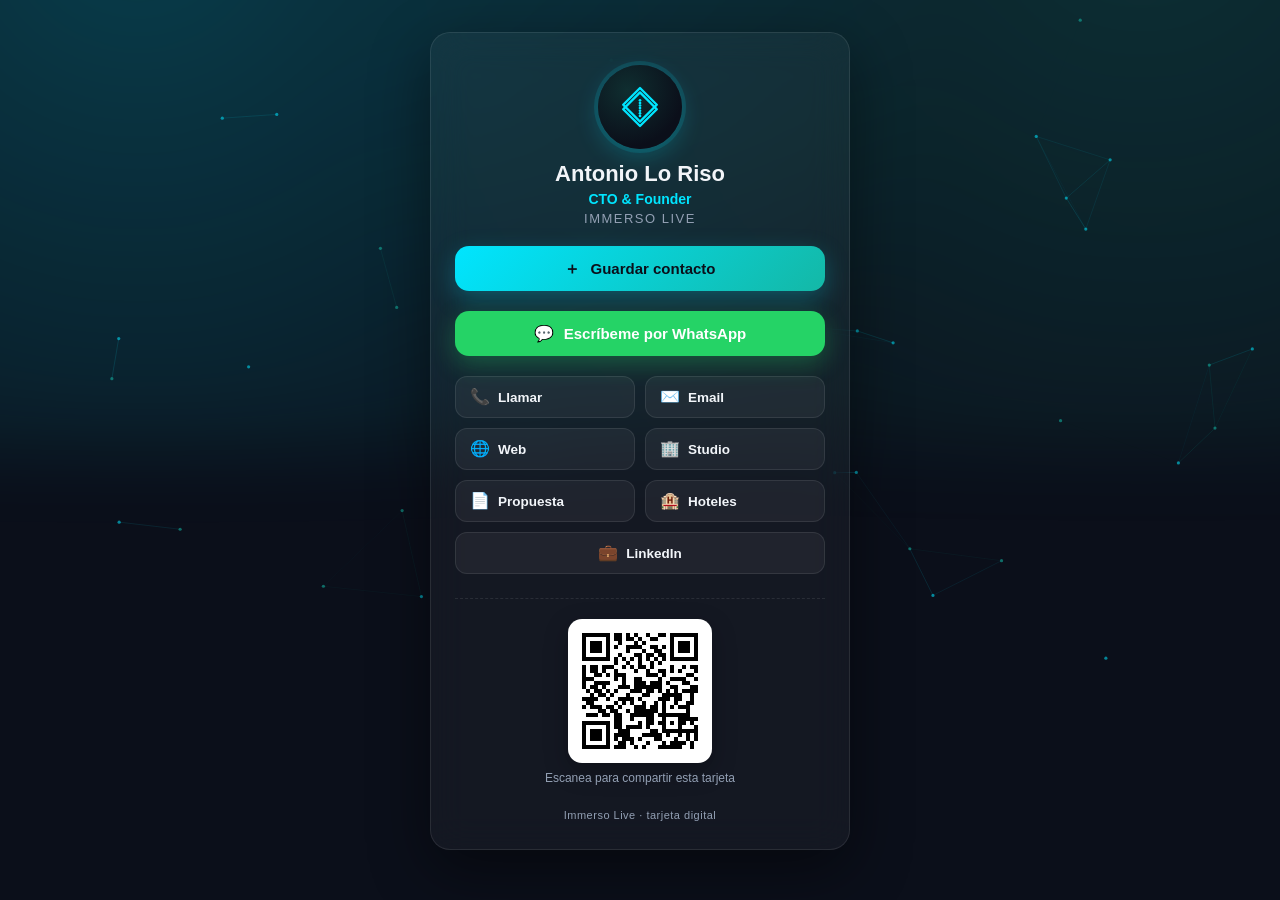
<file: index.html>
<!DOCTYPE html>
<html lang="es">
<head>
<meta charset="UTF-8">
<meta name="viewport" content="width=device-width, initial-scale=1, viewport-fit=cover">
<title>Antonio Lo Riso · Immerso Live</title>
<meta name="description" content="Tarjeta de contacto digital de Antonio Lo Riso, CTO &amp; Founder de Immerso Live.">
<meta name="theme-color" content="#0b0f1a">

<meta property="og:title" content="Antonio Lo Riso · Immerso Live">
<meta property="og:description" content="CTO & Founder · Immerso Live. Guarda mi contacto o escríbeme directo.">
<meta property="og:type" content="profile">

<link rel="icon" href="data:image/svg+xml,<svg xmlns=%22http://www.w3.org/2000/svg%22 viewBox=%220 0 100 100%22><rect width=%22100%22 height=%22100%22 rx=%2220%22 fill=%22%230b0f1a%22/><text x=%2250%22 y=%2266%22 font-size=%2260%22 text-anchor=%22middle%22 fill=%22%2300e5ff%22 font-family=%22sans-serif%22>I</text></svg>">

<link rel="stylesheet" href="style.css">
</head>
<body>

<div class="bg-glow" aria-hidden="true"></div>
<canvas id="particles" class="bg-canvas" aria-hidden="true"></canvas>

<main class="card">

  <section class="identity">
    <div class="avatar">
      <svg viewBox="0 0 100 100" class="logo-mark" aria-label="Immerso Live">
        <polygon points="50,16 80,46 50,76 20,46" />
        <polygon points="50,24 80,54 50,84 20,54" />
        <circle cx="50" cy="38" r="2.4" />
        <circle cx="50" cy="42.7" r="2.4" />
        <circle cx="50" cy="47.3" r="2.4" />
        <circle cx="50" cy="52" r="2.4" />
        <circle cx="50" cy="56.7" r="2.4" />
        <circle cx="50" cy="61.3" r="2.4" />
        <circle cx="50" cy="66" r="2.4" />
      </svg>
    </div>
    <h1>Antonio Lo Riso</h1>
    <p class="role">CTO &amp; Founder</p>
    <p class="company">Immerso Live</p>
  </section>

  <a class="save-contact" id="saveContactBtn" href="#" download="Antonio-Lo-Riso-Immerso-Live.vcf">
    <span class="icon">＋</span>
    <span>Guardar contacto</span>
  </a>

  <a class="whatsapp-cta" href="https://wa.me/34605357287?text=Hola%20Antonio%2C%20nos%20conocimos%20y%20quiero%20hablar%20contigo%20sobre%20Immerso%20Live" target="_blank" rel="noopener">
    <span class="wa-pulse"></span>
    <span class="icon">💬</span>
    <span>Escríbeme por WhatsApp</span>
  </a>

  <nav class="links" aria-label="Enlaces de contacto">
    <a class="link-btn" href="tel:+34605357287">
      <span class="icon">📞</span><span>Llamar</span>
    </a>
    <a class="link-btn" href="mailto:info@immerso.live">
      <span class="icon">✉️</span><span>Email</span>
    </a>
    <a class="link-btn" href="https://immerso.live" target="_blank" rel="noopener">
      <span class="icon">🌐</span><span>Web</span>
    </a>
    <a class="link-btn" href="https://immerso.live/studio" target="_blank" rel="noopener">
      <span class="icon">🏢</span><span>Studio</span>
    </a>
    <a class="link-btn" href="https://proposal.immerso.live/" target="_blank" rel="noopener">
      <span class="icon">📄</span><span>Propuesta</span>
    </a>
    <a class="link-btn" href="https://proposal.immerso.live/hoteles" target="_blank" rel="noopener">
      <span class="icon">🏨</span><span>Hoteles</span>
    </a>
    <a class="link-btn wide" href="https://www.linkedin.com/in/antonio-lo-riso-14154a12a/" target="_blank" rel="noopener">
      <span class="icon">💼</span><span>LinkedIn</span>
    </a>
  </nav>

  <section class="qr-section">
    <div id="qrcode" class="qr-box" aria-label="Código QR de esta tarjeta"></div>
    <p class="qr-caption">Escanea para compartir esta tarjeta</p>
  </section>

  <footer>
    <p>Immerso Live · tarjeta digital</p>
  </footer>

</main>

<script src="vendor/qrcode.js"></script>
<script src="app.js"></script>
</body>
</html>
</file>
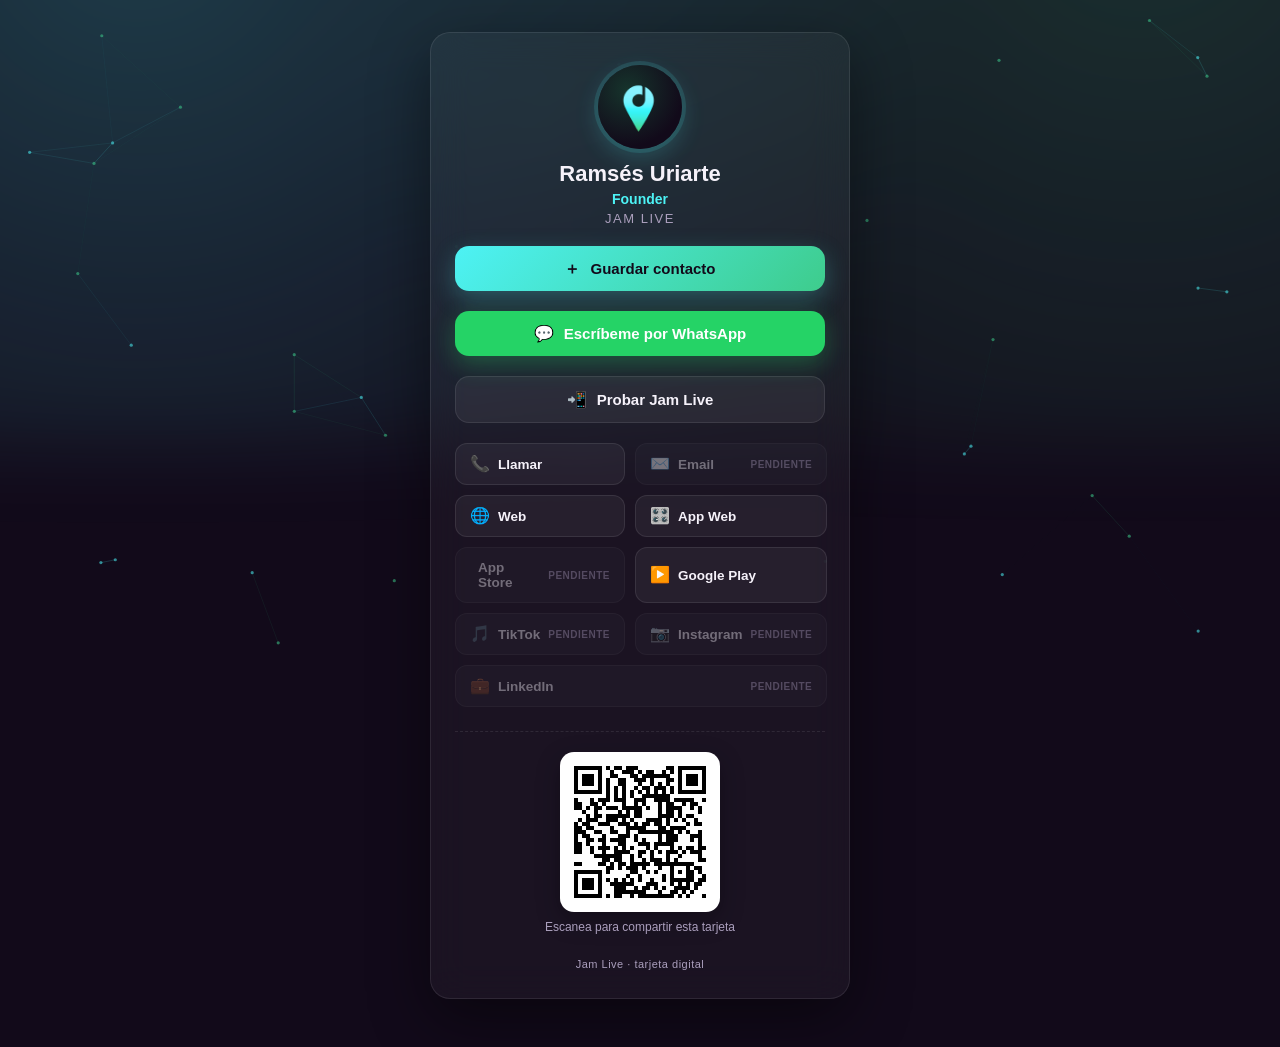
<file: ramses/index.html>
<!DOCTYPE html>
<html lang="es">
<head>
<meta charset="UTF-8">
<meta name="viewport" content="width=device-width, initial-scale=1, viewport-fit=cover">
<title>Ramsés Uriarte · Jam Live</title>
<meta name="description" content="Tarjeta de contacto digital de Ramsés Uriarte, Founder de Jam Live.">
<meta name="theme-color" content="#120a1a">

<meta property="og:title" content="Ramsés Uriarte · Jam Live">
<meta property="og:description" content="Founder · Jam Live. Guarda mi contacto o escríbeme directo.">
<meta property="og:type" content="profile">

<link rel="icon" href="assets/jam-logo.png">

<link rel="stylesheet" href="style.css">
</head>
<body>

<div class="bg-glow" aria-hidden="true"></div>
<canvas id="particles" class="bg-canvas" aria-hidden="true"></canvas>

<main class="card">

  <section class="identity">
    <div class="avatar">
      <img src="assets/jam-logo.png" alt="Jam Live" class="logo-mark">
    </div>
    <h1>Ramsés Uriarte</h1>
    <p class="role">Founder</p>
    <p class="company">Jam Live</p>
  </section>

  <a class="save-contact" id="saveContactBtn" href="#" download="Ramses-Uriarte-Jam-Live.vcf">
    <span class="icon">＋</span>
    <span>Guardar contacto</span>
  </a>

  <a class="whatsapp-cta" href="https://wa.me/34687180790?text=Hola%20Rams%C3%A9s%2C%20nos%20conocimos%20y%20quiero%20hablar%20contigo%20sobre%20Jam%20Live" target="_blank" rel="noopener">
    <span class="wa-pulse"></span>
    <span class="icon">💬</span>
    <span>Escríbeme por WhatsApp</span>
  </a>

  <a class="download-app" id="downloadAppBtn" href="https://jam-live.com" target="_blank" rel="noopener">
    <span class="icon">📲</span>
    <span id="downloadAppLabel">Descargar la app</span>
  </a>

  <nav class="links" aria-label="Enlaces de contacto">
    <a class="link-btn" href="tel:+34687180790">
      <span class="icon">📞</span><span>Llamar</span>
    </a>
    <a class="link-btn disabled" href="#" aria-disabled="true" title="Pendiente: pásame el email">
      <span class="icon">✉️</span><span>Email</span>
    </a>
    <a class="link-btn" href="https://jam-live.com" target="_blank" rel="noopener">
      <span class="icon">🌐</span><span>Web</span>
    </a>
    <a class="link-btn" href="https://app.jam-live.com/" target="_blank" rel="noopener">
      <span class="icon">🎛️</span><span>App Web</span>
    </a>
    <a class="link-btn disabled" href="#" aria-disabled="true" title="Pendiente: pásame el enlace de App Store">
      <span class="icon"></span><span>App Store</span>
    </a>
    <a class="link-btn" href="https://play.google.com/store/apps/details?id=com.jam.eventos" target="_blank" rel="noopener">
      <span class="icon">▶️</span><span>Google Play</span>
    </a>
    <a class="link-btn disabled" href="#" aria-disabled="true" title="Pendiente: pásame el enlace/@usuario de TikTok">
      <span class="icon">🎵</span><span>TikTok</span>
    </a>
    <a class="link-btn disabled" href="#" aria-disabled="true" title="Pendiente: pásame el enlace/@usuario de Instagram">
      <span class="icon">📷</span><span>Instagram</span>
    </a>
    <a class="link-btn wide disabled" href="#" aria-disabled="true" title="Pendiente: pásame el enlace de LinkedIn">
      <span class="icon">💼</span><span>LinkedIn</span>
    </a>
  </nav>

  <section class="qr-section">
    <div id="qrcode" class="qr-box" aria-label="Código QR de esta tarjeta"></div>
    <p class="qr-caption">Escanea para compartir esta tarjeta</p>
  </section>

  <footer>
    <p>Jam Live · tarjeta digital</p>
  </footer>

</main>

<script src="../vendor/qrcode.js"></script>
<script src="app.js"></script>
</body>
</html>
</file>
<file: style.css>
:root {
  --bg: #0b0f1a;
  --card-bg: rgba(255, 255, 255, 0.04);
  --border: rgba(255, 255, 255, 0.09);
  --text: #f2f5f9;
  --text-dim: #93a0b4;
  --cyan: #00e5ff;
  --teal: #14b8a6;
  --whatsapp: #25d366;
  --radius: 20px;
}

* { box-sizing: border-box; }

html, body {
  margin: 0;
  padding: 0;
  min-height: 100%;
  background: var(--bg);
}

body {
  font-family: -apple-system, BlinkMacSystemFont, "Segoe UI", Roboto, Helvetica, Arial, sans-serif;
  color: var(--text);
  display: flex;
  justify-content: center;
  padding: 32px 16px 48px;
  position: relative;
  overflow-x: hidden;
}

.bg-glow {
  position: fixed;
  inset: -20% -20% auto -20%;
  height: 70vh;
  background:
    radial-gradient(circle at 22% 15%, rgba(0, 229, 255, 0.22), transparent 55%),
    radial-gradient(circle at 78% 12%, rgba(20, 184, 166, 0.2), transparent 55%);
  filter: blur(40px);
  pointer-events: none;
  z-index: 0;
}

.bg-canvas {
  position: fixed;
  inset: 0;
  width: 100%;
  height: 100%;
  z-index: 0;
  pointer-events: none;
  display: block;
}

.card {
  position: relative;
  z-index: 1;
  width: 100%;
  max-width: 420px;
  background: var(--card-bg);
  border: 1px solid var(--border);
  border-radius: var(--radius);
  backdrop-filter: blur(18px);
  -webkit-backdrop-filter: blur(18px);
  padding: 32px 24px 28px;
  display: flex;
  flex-direction: column;
  align-items: center;
  gap: 20px;
  box-shadow: 0 20px 60px rgba(0, 0, 0, 0.45);
}

.identity {
  display: flex;
  flex-direction: column;
  align-items: center;
  gap: 4px;
  text-align: center;
}

.avatar {
  width: 84px;
  height: 84px;
  border-radius: 50%;
  display: flex;
  align-items: center;
  justify-content: center;
  background: radial-gradient(circle at 35% 30%, #0f2e30, var(--bg) 70%);
  box-shadow: 0 0 0 4px rgba(0, 229, 255, 0.12), 0 8px 24px rgba(0, 229, 255, 0.2);
  margin-bottom: 8px;
}

.logo-mark {
  width: 56px;
  height: 56px;
}

.logo-mark polygon {
  fill: none;
  stroke: var(--cyan);
  stroke-width: 4.2;
  stroke-linejoin: round;
}

.logo-mark circle {
  fill: var(--cyan);
}

.identity h1 {
  margin: 0;
  font-size: 22px;
  font-weight: 700;
}

.role {
  margin: 0;
  font-size: 14px;
  color: var(--cyan);
  font-weight: 600;
}

.company {
  margin: 0;
  font-size: 13px;
  color: var(--text-dim);
  text-transform: uppercase;
  letter-spacing: 1.5px;
}

.save-contact,
.whatsapp-cta {
  width: 100%;
  display: flex;
  align-items: center;
  justify-content: center;
  gap: 10px;
  padding: 14px 16px;
  border-radius: 14px;
  font-weight: 700;
  font-size: 15px;
  text-decoration: none;
  border: none;
  cursor: pointer;
  transition: transform 0.15s ease, box-shadow 0.15s ease;
}

.save-contact {
  color: var(--bg);
  background: linear-gradient(135deg, var(--cyan), var(--teal));
  box-shadow: 0 8px 24px rgba(0, 229, 255, 0.25);
}

.whatsapp-cta {
  position: relative;
  color: #fff;
  background: var(--whatsapp);
  box-shadow: 0 8px 24px rgba(37, 211, 102, 0.3);
  overflow: hidden;
}

.wa-pulse {
  position: absolute;
  inset: 0;
  border-radius: 14px;
  box-shadow: 0 0 0 0 rgba(37, 211, 102, 0.55);
  animation: wa-pulse 2.2s infinite;
  pointer-events: none;
}

@keyframes wa-pulse {
  0%   { box-shadow: 0 0 0 0 rgba(37, 211, 102, 0.55); }
  70%  { box-shadow: 0 0 0 14px rgba(37, 211, 102, 0); }
  100% { box-shadow: 0 0 0 0 rgba(37, 211, 102, 0); }
}

.save-contact:active,
.whatsapp-cta:active {
  transform: scale(0.97);
}

.links {
  width: 100%;
  display: grid;
  grid-template-columns: 1fr 1fr;
  gap: 10px;
}

.link-btn {
  display: flex;
  align-items: center;
  gap: 8px;
  padding: 12px 14px;
  border-radius: 12px;
  background: rgba(255, 255, 255, 0.05);
  border: 1px solid var(--border);
  color: var(--text);
  text-decoration: none;
  font-size: 13.5px;
  font-weight: 600;
  transition: background 0.15s ease, transform 0.15s ease;
}

.link-btn:active {
  transform: scale(0.97);
  background: rgba(255, 255, 255, 0.09);
}

.link-btn.wide {
  grid-column: 1 / -1;
  justify-content: center;
}

.icon {
  font-size: 16px;
  line-height: 1;
}

.qr-section {
  display: flex;
  flex-direction: column;
  align-items: center;
  gap: 8px;
  margin-top: 4px;
  padding-top: 20px;
  border-top: 1px dashed var(--border);
  width: 100%;
}

.qr-box {
  background: #fff;
  padding: 10px;
  border-radius: 14px;
  line-height: 0;
  box-shadow: 0 8px 24px rgba(0, 0, 0, 0.3);
}

.qr-box img, .qr-box table {
  border-radius: 6px;
}

.qr-caption {
  margin: 0;
  font-size: 12px;
  color: var(--text-dim);
}

footer {
  margin-top: 4px;
}

footer p {
  margin: 0;
  font-size: 11px;
  color: var(--text-dim);
  letter-spacing: 0.5px;
}

@media (max-width: 360px) {
  .card { padding: 26px 18px 22px; }
  .identity h1 { font-size: 20px; }
}
</file>
<file: ramses/style.css>
:root {
  --bg: #120a1a;
  --card-bg: rgba(255, 255, 255, 0.04);
  --border: rgba(255, 255, 255, 0.09);
  --text: #f6f2fa;
  --text-dim: #ab9fbd;
  --cyan: #4df2f5;
  --green: #3ecc8c;
  --whatsapp: #25d366;
  --radius: 20px;
}

* { box-sizing: border-box; }

html, body {
  margin: 0;
  padding: 0;
  min-height: 100%;
  background: var(--bg);
}

body {
  font-family: -apple-system, BlinkMacSystemFont, "Segoe UI", Roboto, Helvetica, Arial, sans-serif;
  color: var(--text);
  display: flex;
  justify-content: center;
  padding: 32px 16px 48px;
  position: relative;
  overflow-x: hidden;
}

.bg-glow {
  position: fixed;
  inset: -20% -20% auto -20%;
  height: 70vh;
  background:
    radial-gradient(circle at 22% 15%, rgba(77, 242, 245, 0.22), transparent 55%),
    radial-gradient(circle at 78% 12%, rgba(62, 204, 140, 0.2), transparent 55%);
  filter: blur(40px);
  pointer-events: none;
  z-index: 0;
}

.bg-canvas {
  position: fixed;
  inset: 0;
  width: 100%;
  height: 100%;
  z-index: 0;
  pointer-events: none;
  display: block;
}

.card {
  position: relative;
  z-index: 1;
  width: 100%;
  max-width: 420px;
  background: var(--card-bg);
  border: 1px solid var(--border);
  border-radius: var(--radius);
  backdrop-filter: blur(18px);
  -webkit-backdrop-filter: blur(18px);
  padding: 32px 24px 28px;
  display: flex;
  flex-direction: column;
  align-items: center;
  gap: 20px;
  box-shadow: 0 20px 60px rgba(0, 0, 0, 0.45);
}

.identity {
  display: flex;
  flex-direction: column;
  align-items: center;
  gap: 4px;
  text-align: center;
}

.avatar {
  width: 84px;
  height: 84px;
  border-radius: 50%;
  display: flex;
  align-items: center;
  justify-content: center;
  background: radial-gradient(circle at 35% 30%, #16342c, var(--bg) 70%);
  box-shadow: 0 0 0 4px rgba(77, 242, 245, 0.12), 0 8px 24px rgba(77, 242, 245, 0.2);
  margin-bottom: 8px;
}

.logo-mark {
  width: 58px;
  height: 58px;
  object-fit: contain;
}

.identity h1 {
  margin: 0;
  font-size: 22px;
  font-weight: 700;
}

.role {
  margin: 0;
  font-size: 14px;
  color: var(--cyan);
  font-weight: 600;
}

.company {
  margin: 0;
  font-size: 13px;
  color: var(--text-dim);
  text-transform: uppercase;
  letter-spacing: 1.5px;
}

.save-contact,
.whatsapp-cta,
.download-app {
  width: 100%;
  display: flex;
  align-items: center;
  justify-content: center;
  gap: 10px;
  padding: 14px 16px;
  border-radius: 14px;
  font-weight: 700;
  font-size: 15px;
  text-decoration: none;
  border: none;
  cursor: pointer;
  transition: transform 0.15s ease, box-shadow 0.15s ease;
}

.save-contact {
  color: var(--bg);
  background: linear-gradient(135deg, var(--cyan), var(--green));
  box-shadow: 0 8px 24px rgba(77, 242, 245, 0.25);
}

.download-app {
  color: var(--text);
  background: rgba(255, 255, 255, 0.06);
  border: 1px solid var(--border);
}

.whatsapp-cta {
  position: relative;
  color: #fff;
  background: var(--whatsapp);
  box-shadow: 0 8px 24px rgba(37, 211, 102, 0.3);
  overflow: hidden;
}

.wa-pulse {
  position: absolute;
  inset: 0;
  border-radius: 14px;
  box-shadow: 0 0 0 0 rgba(37, 211, 102, 0.55);
  animation: wa-pulse 2.2s infinite;
  pointer-events: none;
}

@keyframes wa-pulse {
  0%   { box-shadow: 0 0 0 0 rgba(37, 211, 102, 0.55); }
  70%  { box-shadow: 0 0 0 14px rgba(37, 211, 102, 0); }
  100% { box-shadow: 0 0 0 0 rgba(37, 211, 102, 0); }
}

.save-contact:active,
.whatsapp-cta:active,
.download-app:active {
  transform: scale(0.97);
}

.links {
  width: 100%;
  display: grid;
  grid-template-columns: 1fr 1fr;
  gap: 10px;
}

.link-btn {
  display: flex;
  align-items: center;
  gap: 8px;
  padding: 12px 14px;
  border-radius: 12px;
  background: rgba(255, 255, 255, 0.05);
  border: 1px solid var(--border);
  color: var(--text);
  text-decoration: none;
  font-size: 13.5px;
  font-weight: 600;
  transition: background 0.15s ease, transform 0.15s ease;
}

.link-btn:active {
  transform: scale(0.97);
  background: rgba(255, 255, 255, 0.09);
}

.link-btn.wide {
  grid-column: 1 / -1;
  justify-content: center;
}

.link-btn.disabled {
  opacity: 0.4;
  pointer-events: none;
  position: relative;
}

.link-btn.disabled::after {
  content: "pendiente";
  margin-left: auto;
  font-size: 10px;
  text-transform: uppercase;
  letter-spacing: 0.5px;
  color: var(--text-dim);
}

.icon {
  font-size: 16px;
  line-height: 1;
}

.qr-section {
  display: flex;
  flex-direction: column;
  align-items: center;
  gap: 8px;
  margin-top: 4px;
  padding-top: 20px;
  border-top: 1px dashed var(--border);
  width: 100%;
}

.qr-box {
  background: #fff;
  padding: 10px;
  border-radius: 14px;
  line-height: 0;
  box-shadow: 0 8px 24px rgba(0, 0, 0, 0.3);
}

.qr-box img, .qr-box table {
  border-radius: 6px;
}

.qr-caption {
  margin: 0;
  font-size: 12px;
  color: var(--text-dim);
}

footer {
  margin-top: 4px;
}

footer p {
  margin: 0;
  font-size: 11px;
  color: var(--text-dim);
  letter-spacing: 0.5px;
}

@media (max-width: 360px) {
  .card { padding: 26px 18px 22px; }
  .identity h1 { font-size: 20px; }
}
</file>
